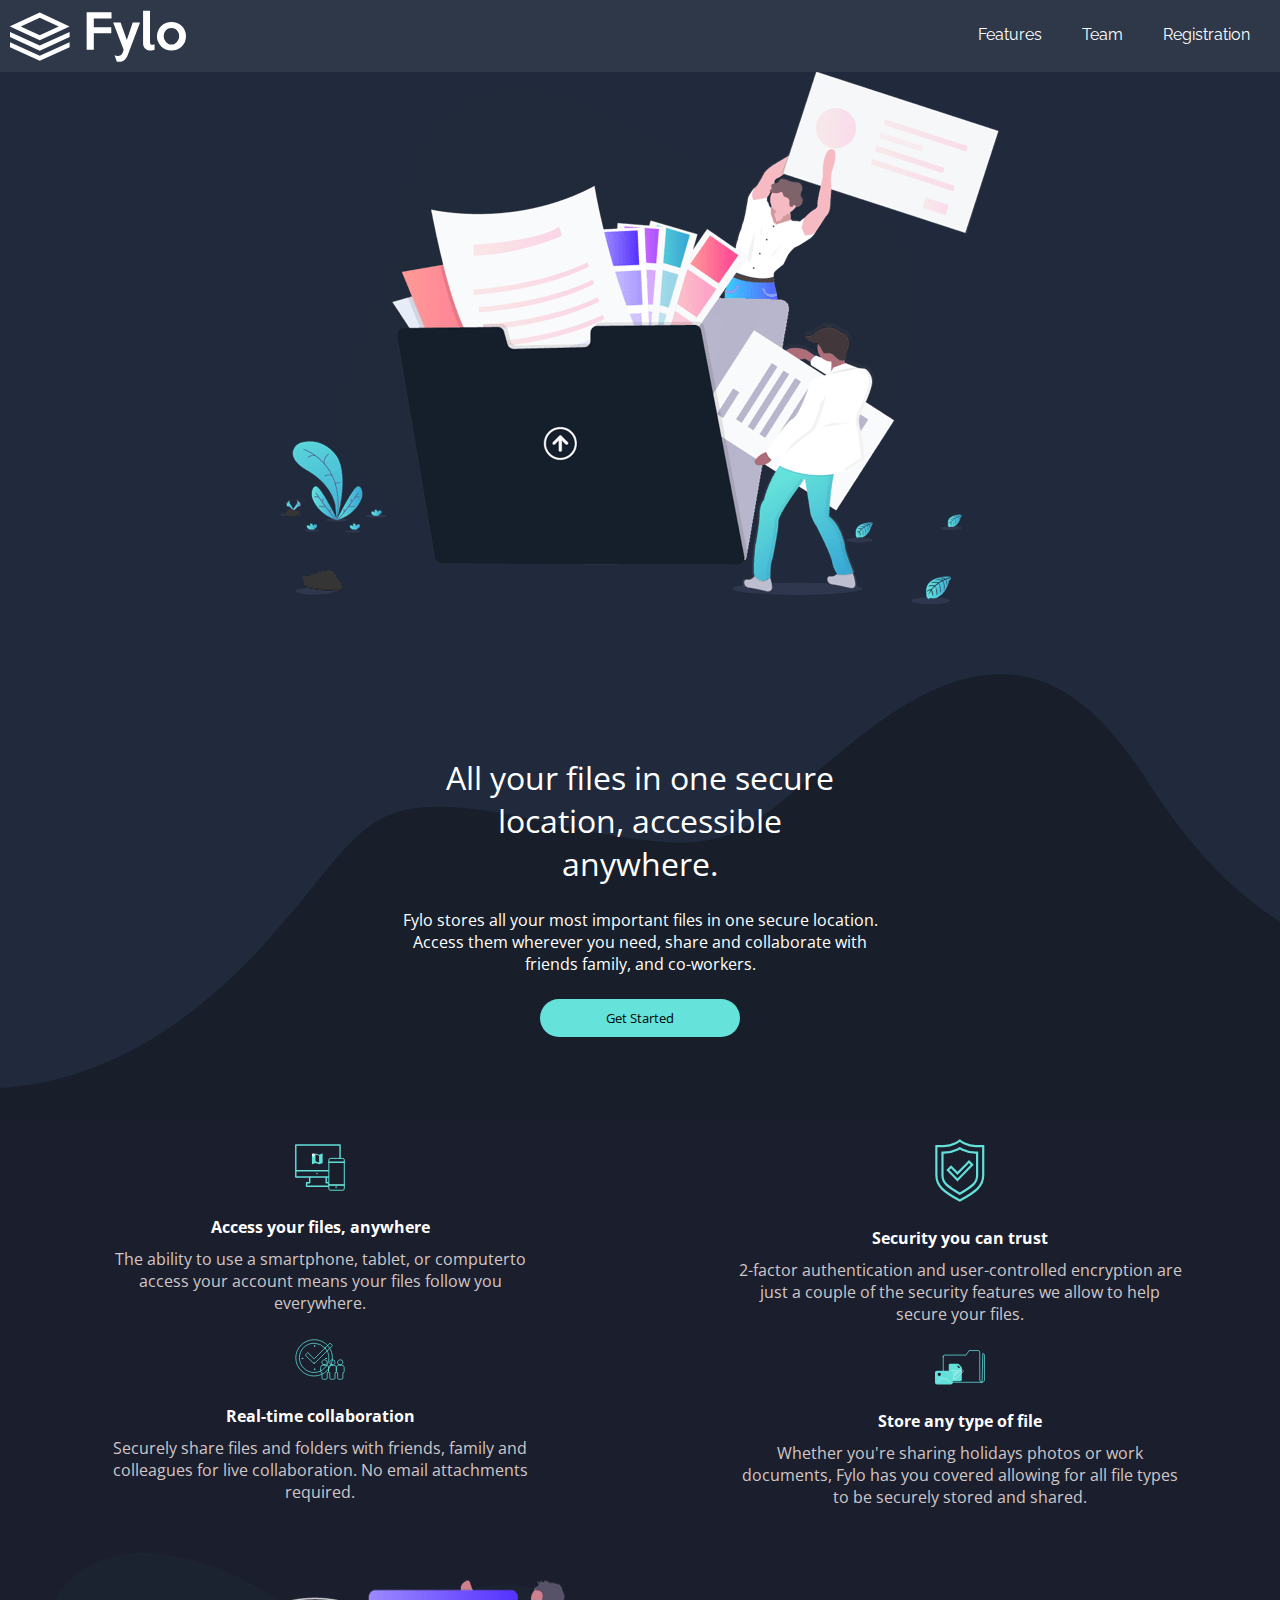
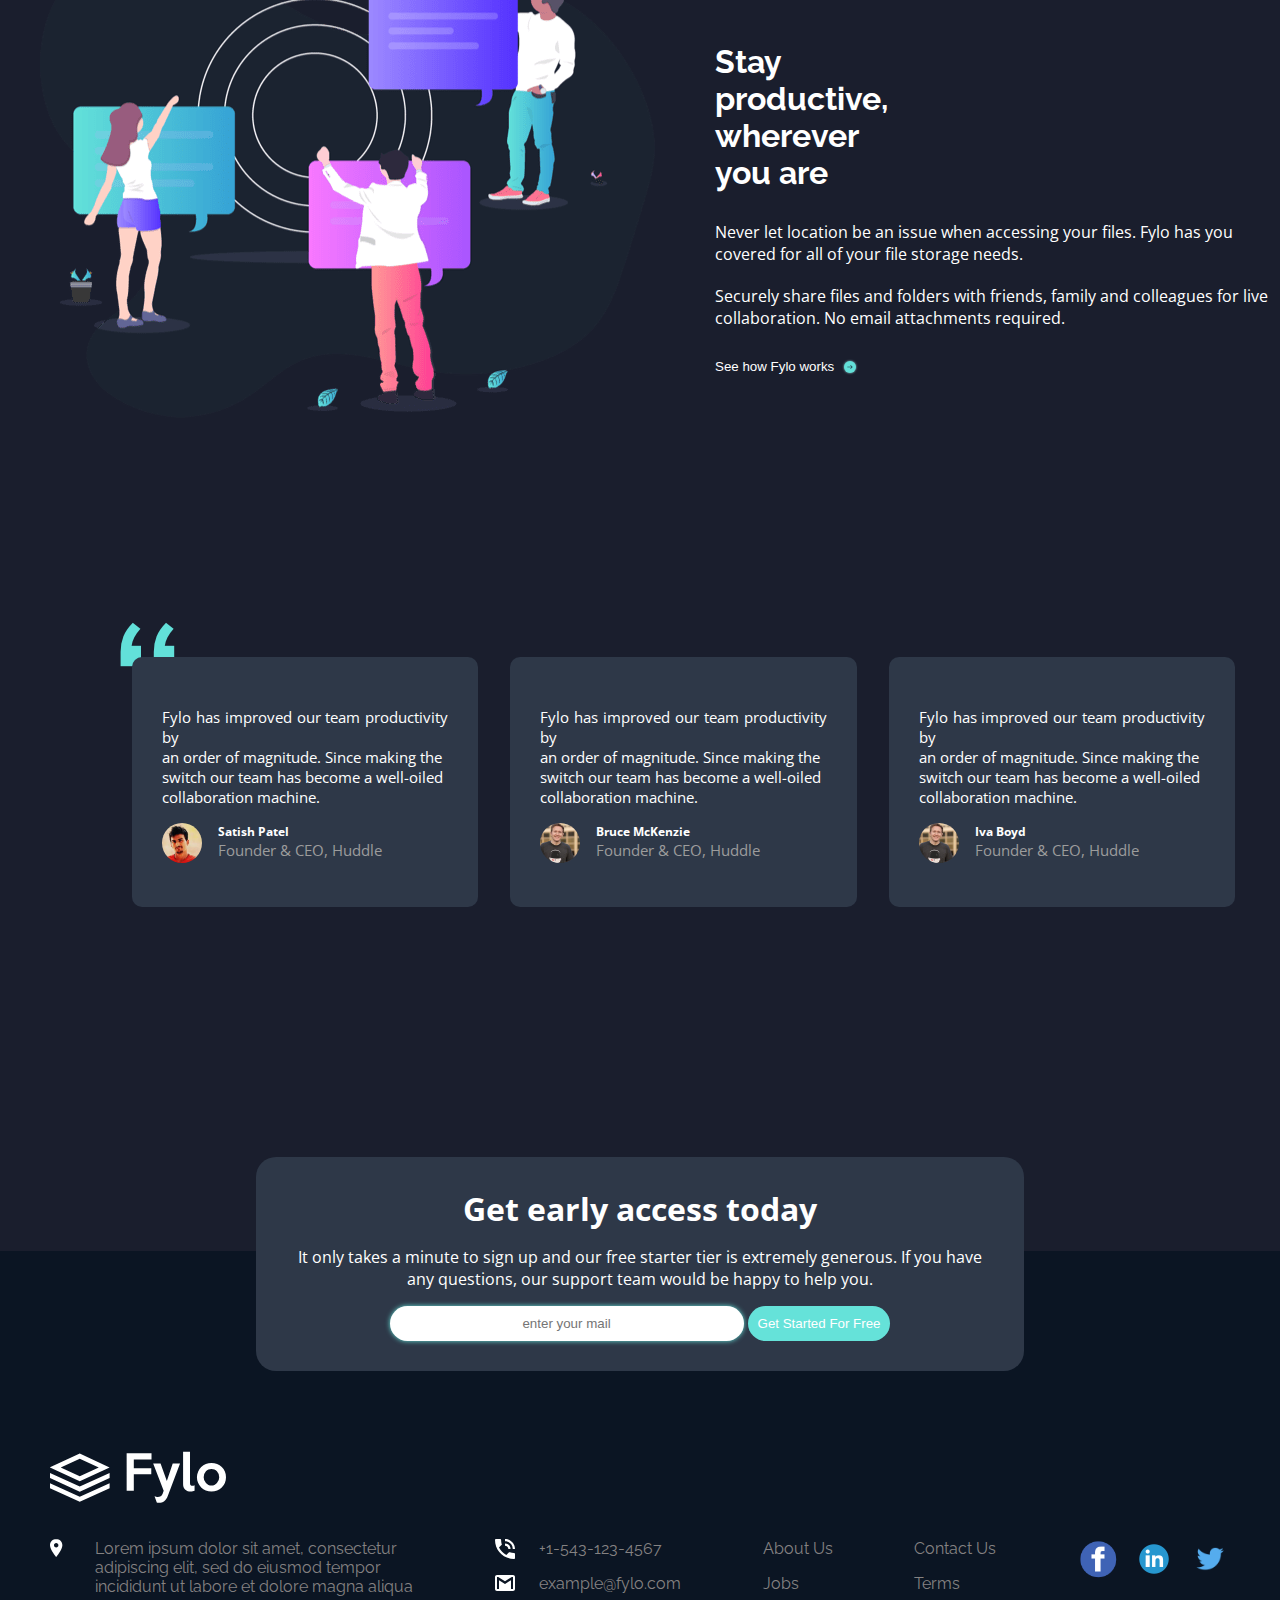
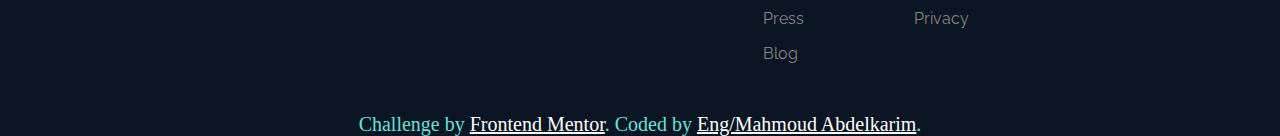
<file: index.html>
<!DOCTYPE html>
<html lang="en">
<head>
  <meta charset="UTF-8">
  <meta name="viewport" content="width=device-width, initial-scale=1.0"> <!-- displays site properly based on user's device -->

  <link rel="icon" type="image/png" sizes="32x32" href="./images/favicon-32x32.png">
  
  <title>Frontend Mentor | Fylo landing page with dark theme and features grid</title>
  <!-- google fonts -->
  <link rel="preconnect" href="https://fonts.googleapis.com">
  <link rel="preconnect" href="https://fonts.gstatic.com" crossorigin>
  <link href="https://fonts.googleapis.com/css2?family=Raleway:wght@400;700&display=swap" rel="stylesheet">
  <!-- google fonts -->
  <link rel="preconnect" href="https://fonts.googleapis.com">
  <link rel="preconnect" href="https://fonts.gstatic.com" crossorigin>
  <link href="https://fonts.googleapis.com/css2?family=Open+Sans:wght@400;700&display=swap" rel="stylesheet">

  <link rel="stylesheet" href="style.css">
  <!-- Feel free to remove these styles or customise in your own stylesheet 👍 -->
  <style>

  </style>
</head>
<body>
  <span id="top"></span>
  <header>
    <img src="./images/logo.svg" alt="logo">
    <ul class="links">
      <li><a id="a" href="#imgs">Features</a> </li>
      <li><a id="a" href="#top">Team</a> </li>
      <li><a id="a" href="singupe.html">Registration</a> </li>
    </ul>
  </header>
  <section id="illustration-intro">
    <img src="./images/illustration-intro.png" alt="illustration-intro">
  </section>
  <section id="text-body">
      <h1>All your files in one secure location, accessible anywhere.</h1> 
      <p>Fylo stores all your most important files in one secure location.  Access them wherever 
      you need, share and collaborate with friends family, and co-workers.
    </p> 
      <button>Get Started</button> 
  </section>
  <section id="imgs">
    <div class="imgs1">
      <div class="item">
        <img src="./images/icon-access-anywhere.svg" alt="">
        <h4> Access your files, anywhere</h4>
        <p>The ability to use a smartphone, tablet, or computerto access your account means your 
          files follow you everywhere.</p>
      </div>
        <div class="item"> 
          <img src="./images/icon-collaboration.svg" alt="">
          <h4> Real-time collaboration</h4>
          <p>Securely share files and folders with friends, family and colleagues for live collaboration. 
            No email attachments required.
          </p>
      </div>
    </div>
    <div class="imgs2">
      <div class="item">
        <img src="./images/icon-security.svg" alt="">
        <h4>  Security you can trust</h4>
        <p>2-factor authentication and user-controlled encryption are just a couple of the security 
          features we allow to help secure your files.</p>
      </div>
        <div class="item"> 
          <img src="./images/icon-any-file.svg" alt="">
          <h4>Store any type of file</h4>
          <p> Whether you're sharing holidays photos or work documents, Fylo has you covered allowing for all 
            file types to be securely stored and shared.</p>
      </div>
    </div>
  </section>
<section id="productive">
  <div class="illustration-stay-productive">
    <img src="./images/illustration-stay-productive.png" alt="productive">
  </div>
  <div class="text-part-two">
    <h1>Stay productive, wherever you are</h1> 
    <p>Never let location be an issue when accessing your files. Fylo has you covered for all of your file 
    storage needs.</p> 
    <p>Securely share files and folders with friends, family and colleagues for live  collaboration. No email 
    attachments required.</p>
    <button type="submit">See how Fylo works <img src="./images/icon-arrow.svg" alt=""></button>
  </div>
</section>
<section id="profiles">
  <div class="container-profile">
    <div class="quotes">
      <img src="./images/bg-quotes.png" alt="quotes">
    </div>
    <div class="profile-text">
      <p>Fylo has improved our team productivity by <br> an order of magnitude. Since making the<br> switch our team has 
        become a well-oiled<br> collaboration machine.
      </p> 
      <div class="profile-items ">
        <img src="./images/profile-1.jpg" alt="profile">
        <div class="profile-names">
          <h5>
            Satish Patel
          </h5>
          <p>
            Founder & CEO, Huddle
          </p>
        </div>
      </div>
    </div>
    <div class="profile-text">
      <p>Fylo has improved our team productivity by <br> an order of magnitude. Since making the<br> switch our team has 
        become a well-oiled<br> collaboration machine.
      </p> 
      <div  class="profile-items">
        <img src="./images/profile-2.jpg" alt="profile">
        <div class="profile-names">
          <h5>
            Bruce McKenzie
          </h5>
          <p>
            Founder & CEO, Huddle
          </p>
        </div>
      </div>
    </div>
    <div class="profile-text">
      <p>Fylo has improved our team productivity by <br> an order of magnitude. Since making the<br> switch our team has 
        become a well-oiled<br> collaboration machine.
      </p> 
      <div class="profile-items">
        <img src="./images/profile-2.jpg" alt="profile">
        <div class="profile-names">
          <h5>
            Iva Boyd
          </h5>
          <p>
            Founder & CEO, Huddle
          </p>
        </div>
      </div>
    </div>
  </div>
</section>
<section id="email">
  <div class="content">
    <h1>
      Get early access today
    </h1> 
    <p>
      It only takes a minute to sign up and our free starter tier is extremely generous. If you have any
      questions, our support team would be happy to help you.
    </p>
    <div class="form">
      <input type="email" placeholder="enter your mail" required>
      <button type="submit">Get Started For Free</button>
    </div>
  </div>
</section>
<footer id="footer">
  <div class="footer-contianer">
    <div class="footer-logo">
      <img src="./images/logo.svg" alt="">
    </div>
    <div class="footer-items">
      <div class="footer-text">
        <div>
          <img src="./images/icon-location.svg" alt="">
        </div>
        <div>
          <p>
            Lorem ipsum dolor sit amet, consectetur <br> adipiscing elit, sed do eiusmod tempor <br> incididunt ut labore et 
            dolore magna aliqua
          </p>
        </div>
      </div>
      <div class="conection">
        <div class="conection-img">
          <img src="./images/icon-phone.svg" alt="icon-phone">
          <img src="./images/icon-email.svg" alt="icon-email">
        </div>
        <div class="conection-text">
          <p> +1-543-123-4567</p>
          <p>example@fylo.com</p>
        </div>
      </div>
      <div class="info-item">
        <ul>
          <li><a href="#"> About Us</a></li>
          <li><a href="#"> Jobs</a></li>
          <li><a href="#"> Press</a></li>
          <li><a href="#"> Blog</a></li>
        </ul>
      </div>
      <div class="info-item">
        <ul>
          <li><a href="#"> Contact Us</a></li>
          <li><a href="#"> Terms</a></li>
          <li><a href="#"> Privacy</a></li>
        </ul>
      </div>
      <div class="social-icon">
        <ul>
          <li> <a href="https://www.facebook.com/profile.php?id=100010632494500"><img src="./images/pngegg.png" alt="" width="40px"></a></li>
          <li> <a href="https://www.linkedin.com/in/mahmoud-abdelkarim-487452229"><img src="./images/pngegg (2).png" alt="" width="40px"></a></li>
          <li> <a href="#"><img src="./images/pngegg (3).png" alt="" width="40px"></a></li>
        </ul>
      </div>
    </div>
  </div>
  <p class="attribution">
    Challenge by <a href="https://www.frontendmentor.io?ref=challenge" target="_blank">Frontend Mentor</a>. 
    Coded by <a href="https://www.linkedin.com/in/mahmoud-abdelkarim-487452229">Eng/Mahmoud Abdelkarim</a>.
</p>
</footer>
</body>
</html>
</file>
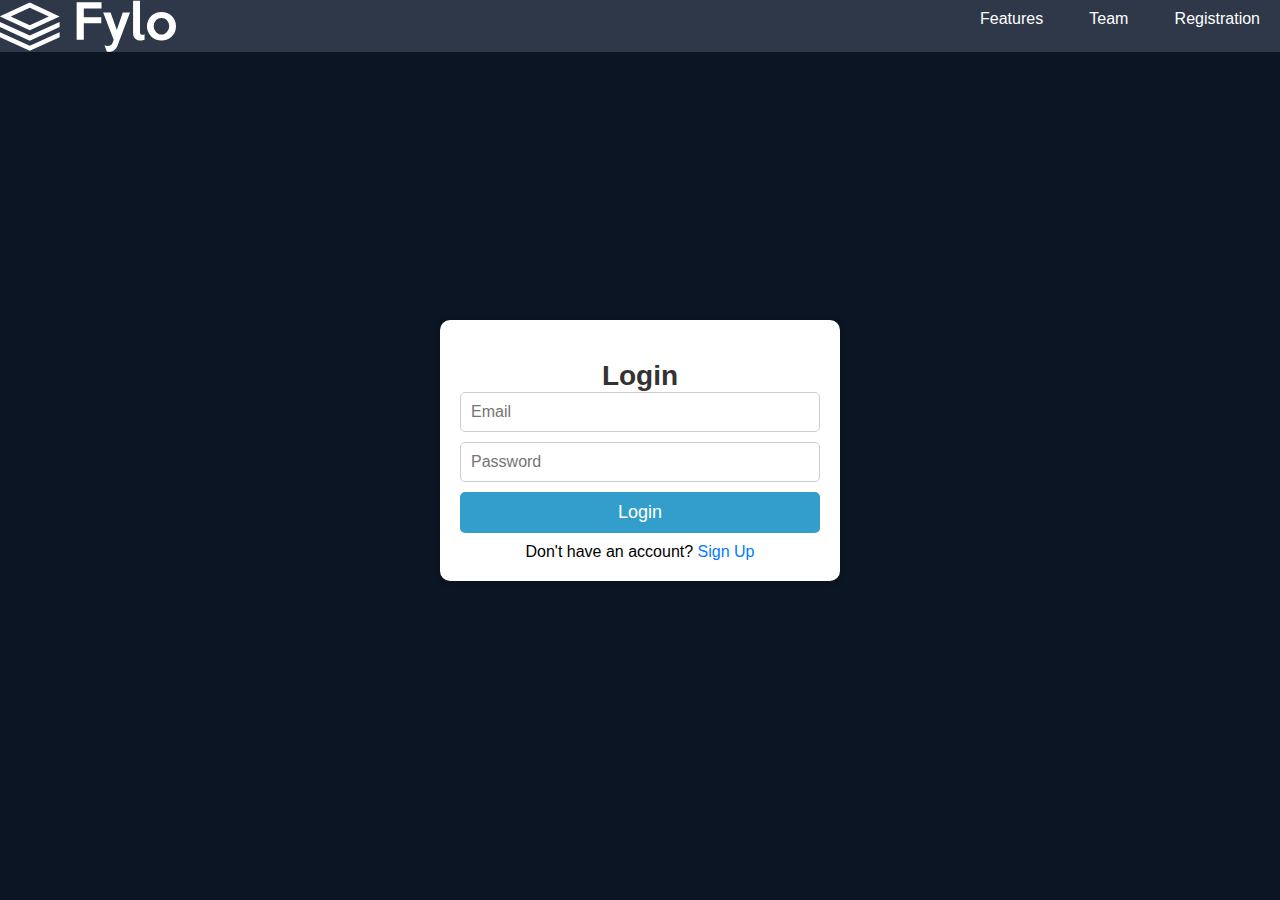
<file: login.html>
<!DOCTYPE html>
<html lang="en">
<head>
    <meta charset="UTF-8">
    <meta name="viewport" content="width=device-width, initial-scale=1.0">
    <link rel="stylesheet" href="login.css">
    <title>Login</title>
</head>
<body>

    <header>
        <img src="./images/logo.svg" alt="logo" >
            <ul class="links">
                <li><a id="a" href="index.html">Features</a> </li>
                <li><a id="a" href="index.html">Team</a> </li>
                <li><a id="a" href="./singupe.html">Registration</a> </li>
            </ul>
    </header>

    
    <div class="container">
        <div class="login-form">
            <h1>Login</h1>
            <form>
                <input type="email" placeholder="Email" required>
                <input type="password" placeholder="Password" required>
                <button type="submit">Login</button>
            </form>
            <p>Don't have an account? <a href="singupe.html">Sign Up</a></p>
        </div>
    </div>
</body>
</html>
</file>
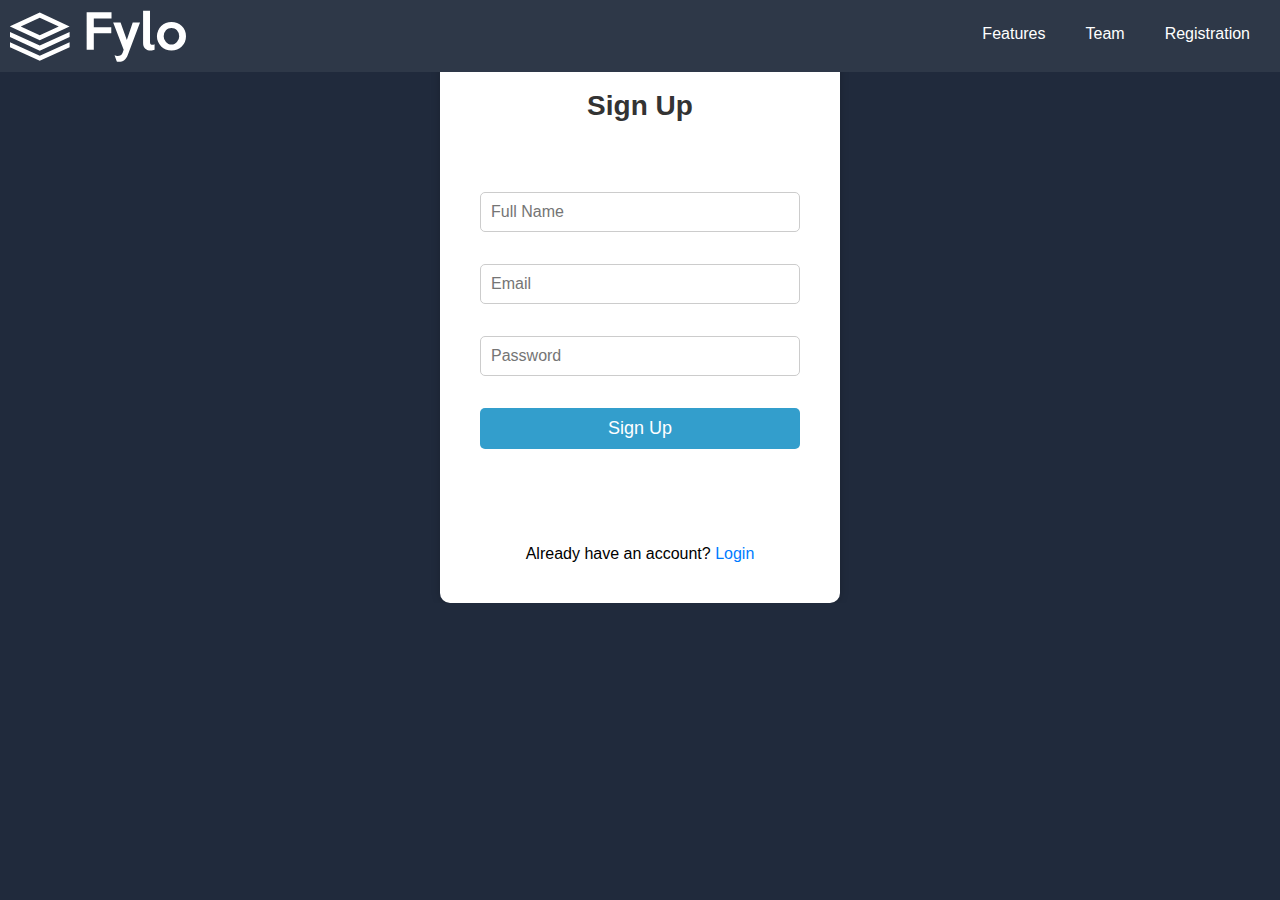
<file: singupe.html>
<!DOCTYPE html>
<html lang="en">
<head>
    <meta charset="UTF-8">
    <meta name="viewport" content="width=device-width, initial-scale=1.0">
    <link rel="stylesheet" href="singup.css">
    <link rel="stylesheet" href="style.css">
    <title>Signup</title>
</head>
<body>

    <header>
        <img src="./images/logo.svg" alt="logo" >
            <ul class="links">
                <li><a id="a" href="index.html">Features</a> </li>
                <li><a id="a" href="index.html">Team</a> </li>
                <li><a id="a" href="./singupe.html">Registration</a> </li>
            </ul>
    </header>

    <div class="container">
        <div class="signup-form">
            <h1>Sign Up</h1>
            <form>
                <input type="text" placeholder="Full Name" required>
                <input type="email" placeholder="Email" required>
                <input type="password" placeholder="Password" required>
                <button type="submit">Sign Up</button>
            </form>
            <p>Already have an account? <a href="login.html">Login</a></p>
        </div>
    </div>
</body>
</html>
</file>
<file: style.css>
*,*::after,*::before{
    margin: 0;
    padding: 0;
    box-sizing: border-box;
}
:root{
    --Dark-Blue : hsl(217, 28%, 15%);   /* (intro and email sign up background) */
    --Dark-Blue-1 : hsl(216, 22%, 23%);   /* (intro and email sign up background) */
    --Dark-Blue : hsl(218, 28%, 13%); /* (main background) */
    --Dark-Blue-2 : hsl(218, 28%, 13%); /* (main background) */
    --Dark-Blue : hsl(216, 53%, 9%); /* (footer background) */
    --Dark-Blue-3 : hsl(216, 53%, 9%); /* (footer background) */
    --Dark-Blue : hsl(219, 30%, 18%); /* (testimonials background) */
    --Dark-Blue-4 : hsl(228, 26%, 14%); /* (testimonials background) */
    /* ### Accent */
    
    --Cyan : hsl(176, 68%, 64%); /* (inside call-to-action gradient) */
    --Blue : hsl(198, 60%, 50%); /*  (inside call-to-action gradient)*/
    --Light-Red : hsl(0, 100%, 63%); /* (error) */
    
    /* ### Neutral */
    
    --White: hsl(0, 0%, 100%);
    --ff-Header-Navigation: 'Raleway', sans-serif;
    --ff-Body: 'Open Sans', sans-serif;

    --fw-regular: 400;
    --fw-bold: 700;
}
html{
    overflow-x: hidden;
    width: 100%;
}
body{
    background-color: var(--Dark-Blue);
    display: flex;
    flex-direction: column;
    justify-content: space-around;
    overflow-x: hidden;
    width: 100%;
}
header{
    display:flex ;
    justify-content: space-between;
    position:fixed;
    top: 0;
    left: 0;
    width: 100%;
    z-index: 2;
    padding: 10px;
    background-color: var(--Dark-Blue-1);
}
header .links{
    display: flex ;
    list-style-type: none;
}
header ul li a{
    display: block;
    padding: 15px 20px;
}

#a{
    text-decoration: none;
    color: var(--White);
    font-family: var(--ff-Header-Navigation);
    font-weight: var(--fw-regular);
}
#a:hover{
    color: var(--White);
    text-decoration:underline;
    font-weight: var(--fw-bold);
}
body #illustration-intro{
display: flex;
justify-content: space-around;
margin: 70px;
}

body #illustration-intro img{
    animation: moveUpDown 2s ease-in-out infinite alternate;
}
@keyframes moveUpDown {
    0% {
        transform: translateX(5%);
    }
    100% {
        transform: translateX(-5%); 
    }
}

body #text-body{
    display: flex;
    flex-direction: column;
    justify-content: center;
    align-items: center;
    gap: 1.5rem;
    text-align: center;
    background-image: url(./images/bg-curvy-desktop.svg);
    height: 445px;
}
body #text-body h1{
    font-family: var(--ff-Body);
    font-weight: var(--fw-regular);
    color: var(--White);
    width: 400px;
}
body #text-body p{
    font-family: var(--ff-Body);
    font-weight: var(--fw-regular);
    color: var(--White);
    width: 480px;
}
body #text-body p:hover{
    color: var(--Cyan);
}

body #text-body button{
    width: 200px;
    padding: 10px;
    border-radius: 20px;
    align-self: center;
    background-color: var(--Cyan);
    font-family: var(--ff-Body);
    font-weight: var(--fw-regular);
    color: black;
    cursor: pointer;
    border: none;
}
body #text-body button:hover{
    font-weight: var(--fw-bold);
}
/* SECTION FETURE */
body #imgs{
    display: flex;
    justify-content: space-around;
    align-items: center;
    justify-items: center;
    background-color :hsl(228, 26%, 14%) ;
}
body #imgs h4{
    color: var(--White);
    margin: 5px;
    font-family: var(--ff-Body);
    font-weight: var(--fw-bold);
}
body #imgs p{
    color: hsl(0, 10%, 80%);;
    margin: 5px;
    font-family: var(--ff-Body);
    font-weight: var(--fw-regular);
    width: 450px;
}
body #imgs p:hover{
    color: var(--Cyan);
}
body #imgs img{
    width: 50px;
    margin: 20px;
    
}

body #imgs .imgs1 .item{
    display: flex;
    flex-direction: column;
    align-items: center;
    text-align: center; 
}
body #imgs .imgs2 .item{
    display: flex;
    flex-direction: column;
    align-items: center; 
    text-align: center; 
}

/* SECTION productive */
body #productive{
    display: flex;
    justify-content: center;
    color: var(--White);
    background-color:hsl(228, 26%, 14%) ;
    padding: 0 0 150px 0;
}
body #productive .illustration-stay-productive{
    margin: 40px;
}
body #productive .illustration-stay-productive img{
    animation: moveUpDown 2s ease-in-out infinite alternate;
}
@keyframes moveUpDown {
    0% {
        transform: translateX(10%);
    }
    100% {
        transform: translateX(-5%); 
    }
}

body #productive .text-part-two{
    padding: 130px 0px 0px 20px;
}
body #productive .text-part-two p{
    font-family: var(--ff-Body);
    margin: 20px 0px 20px 0px;

}
body #productive .text-part-two p:hover{
    color: var(--Cyan);
}
body #productive .text-part-two h1{
    font-family: var(--ff-Header-Navigation);
    margin-bottom: 30px;
    width: 200px;
}
body #productive .text-part-two button{
    display: flex;
    gap: .5rem;
    cursor: pointer;
    margin-top: 30px;
    background-color:var(--Dark-Blue-4) ;
    border: none;
    color: var(--White);
}
body #productive .text-part-two button:hover{
text-decoration: underline;
}
/* SECTION PROFILE */
body #profiles{
    display: flex;
    justify-content: space-around;
    padding: 45px;
    background-color: var(--Dark-Blue-4) ;
    padding-bottom: 250px;
}
body #profiles .quotes{
    position: relative;
    left: 75px;
    top: -35px;
    z-index: 1;
}
body #profiles .container-profile {
    display: flex;
    justify-content: center;
    gap: 2rem;
    width: 100%;
}
body #profiles .container-profile .profile-text {
    display: flex;
    flex-direction: column;
    gap: 1rem;
    color: var(--White);
    padding: 50px 30px 30px 30px;
    text-align:justify;
    border-radius: 10px;
    background-color:var(--Dark-Blue-1) ;
    width: 390px;
    height: 250px;
    z-index: 1;
    font-size: 15px;
    font-family: var(--ff-Body);
}
body #profiles .container-profile .profile-text:hover {
    box-shadow: 0 0 10px var(--Cyan);
    color: var(--Cyan);
    transition-delay: 0.2s;
    transition-duration: 0.5s;
    transform: scale(1.05);
    outline:3px solid var(--Cyan);
}
body #profiles .container-profile .profile-text .profile-items {
display: flex;
gap: 1rem;
}
body #profiles .container-profile .profile-text .profile-items img {
    width: 40px;
    border-radius: 20px;
}
body #profiles .container-profile .profile-text .profile-items p {
    color: rgb(156, 156, 156);
}
/* SECTION EMAIL */
body #email {
    background-color: var(--Dark-Blue-4);
}
body #email .content{
    display: flex;
    flex-direction: column;
    gap: 1rem;
    position: relative;
    left: 20%;
    margin-bottom: -120px;
    background-color: var(--Dark-Blue-1);
    width: 60%;
    text-align: center;
    padding: 30px;
    color: var(--White);
    border-radius: 20px;
    font-family: var(--ff-Body);
}
body #email .content p:hover{
    color: var(--Cyan)
}
body #email .content .form input{
    padding: 10px;
    border-radius: 20px;
    width: 50%;
    text-align: center;
    cursor: pointer;
    border: none;
    box-shadow: 0 0 5px var(--Cyan) ;
}
body #email .content .form button{
    padding: 10px;
    border-radius: 20px;
    text-align: center;
    cursor: pointer;
    border: none;
    color: var(--White);
    background-color: var(--Cyan);
}
body #email .content .form button:hover{
    padding: 10px;
    border-radius: 20px;
    text-align: center;
    cursor: pointer;
    color: black;
    background-color: var(--Cyan);
    box-shadow: 0 0 5px var(--Cyan) ;
    font-weight: var(--fw-bold);
}
/* section footer */
body #footer .footer-contianer{
    display: flex;
    flex-direction: column;
    padding: 200px 50px 50px 50px;
    gap: 2rem;
    color: rgb(133, 130, 130);
    font-family: var(--ff-Header-Navigation);
    font-weight: var(--fw-regular);
}
body #footer .footer-contianer p:hover{
    color: var(--Cyan);
}
body #footer .footer-contianer .footer-items{
    display: flex;
    justify-content: space-between;
}
body #footer .footer-contianer .footer-items .footer-text{
    display: flex;
    gap: 2rem;
}

body #footer .footer-contianer .footer-items .conection{
    display: flex;
    gap: 1.5rem;
}
body #footer .footer-contianer .footer-items .conection .conection-img{
    display: flex;
    flex-direction: column;
    gap: 1rem;
}
body #footer .footer-contianer .footer-items .conection .conection-text{
    display: flex;
    flex-direction: column;
    gap: 1rem;
}
body #footer .footer-contianer .footer-items .info-item ul{
    display: flex;
    flex-direction: column;
    gap: 1rem;
    list-style-type: none;
}
body #footer .footer-contianer .footer-items .info-item ul li a{
    text-decoration: none;
    color: rgb(133, 130, 130);
}
body #footer .footer-contianer .footer-items .info-item ul li a:hover{
    color:var(--White);
    font-weight: var(--fw-bold);
}
body #footer .footer-contianer .footer-items .social-icon ul{
    display: flex;
    gap: 1rem;
    list-style-type: none;
}
body #footer .footer-contianer .footer-items .social-icon ul li a img:hover{
    width: 43px;
    box-shadow: 0 0 5px var(--Cyan) inset;
    border-radius: 20px;


}

footer{
    background-color: var(--Dark-Blue-3)
}
.attribution { font-size: 20px; text-align: center;  color: var(--Cyan); }
.attribution a {  color: var(--White); }
/* start media for modile */
@media (max-width:1024px) {
    body{
        background-color: var(--Dark-Blue);
        display: flex;
        flex-direction: column;
        justify-content: space-around;
        overflow-x: hidden;
    }
    header{
        width: 100%;
        padding: 10px;
    }
    header .links{
        display: flex ;
        justify-content: space-around;
        width: 70%;
    }
    header ul li a{
        display: block;
        padding: 1px 1px;
    }
    
    header img{
        width: 80px;
    }
    body #illustration-intro img{
        width: 100%;
    }

    body #text-body h1{
        padding: 0 40px 0 40px;
        text-align:center;
    }
    body #text-body p{
        font-family: var(--ff-Body);
        font-weight: var(--fw-regular);
        color: var(--White);
        width: 340px;
        padding-left: 5px;
        padding-right: 5px;
    }
    
    body #imgs{
        display: flex;
        flex-direction: column;
        justify-content: center;
        justify-items: center;
    }
    body #imgs p{
        width: 320px;
    }
    
    
    body #productive{
        display: flex;
        flex-direction: column;
        justify-content: center;
    }
    body #productive .illustration-stay-productive img{
        width: 100%;
    }
    body #productive .text-part-two h1{
        width: 350px;
        font-size: 20px;
    }
    body #profiles .container-profile{
        display: flex;
        flex-direction: column;
        justify-content: space-around;
    }
    body #profiles .container-profile .profile-text{
        display: flex;
        flex-direction: column;
        justify-content: space-around;
        width: 100%;
    }
    body #profiles .quotes{
        position: relative;
        left: -10px;
        top: 50px;
        z-index: 1;
    }
    body #email{
        width: 100%;
    }  
    body #email .content{
        display: flex;
        flex-direction: column;
        gap: 1rem;
        position: relative;
        left: 5%;
        width: 88%;
        text-align: center;
    }
    body #email .content .form{
        display: flex;
        flex-direction: column;
         gap: 1rem;
    }
    body #email .content .form input{
        width:100% ;
    }
    body #footer .footer-contianer{
        display: flex;
        flex-direction: column;
    }
    body #footer .footer-contianer .footer-items{
        display: flex;
        flex-direction: column;
        gap: 1.5rem;
    }
    body #footer .footer-contianer .footer-items .info-item ul{
        padding-top: 30px;
        padding-bottom: 30px;
    }
    body #footer .footer-contianer .footer-items .social-icon ul{
        display: flex;
        justify-content: center;
    } 
}
/* end media for modile */
</file>
<file: login.css>
/* Reset some default styles */
* {
    margin: 0;
    padding: 0;
    box-sizing: border-box;
}
:root{
    --Dark-Blue : hsl(217, 28%, 15%);   /* (intro and email sign up background) */
    --Dark-Blue-1 : hsl(216, 22%, 23%);   /* (intro and email sign up background) */
    --Dark-Blue : hsl(218, 28%, 13%); /* (main background) */
    --Dark-Blue-2 : hsl(218, 28%, 13%); /* (main background) */
    --Dark-Blue : hsl(216, 53%, 9%); /* (footer background) */
    --Dark-Blue-3 : hsl(216, 53%, 9%); /* (footer background) */
    --Dark-Blue : hsl(219, 30%, 18%); /* (testimonials background) */
    --Dark-Blue-4 : hsl(228, 26%, 14%); /* (testimonials background) */
    /* ### Accent */
    
    --Cyan : hsl(176, 68%, 64%); /* (inside call-to-action gradient) */
    --Blue : hsl(198, 60%, 50%); /*  (inside call-to-action gradient)*/
    --Light-Red : hsl(0, 100%, 63%); /* (error) */
    
    /* ### Neutral */
    
    --White: hsl(0, 0%, 100%);
    --ff-Header-Navigation: 'Raleway', sans-serif;
    --ff-Body: 'Open Sans', sans-serif;

    --fw-regular: 400;
    --fw-bold: 700;
}
/* Basic styling for the page */
body {
    font-family: Arial, sans-serif;
    background-color: hsl(216, 53%, 9%); ;
    display: flex;
    justify-content: center;
    align-items: center;
    min-height: 100vh;
    margin: 0;
}
header{
    display:flex ;
    justify-content: space-between;
    position:fixed;
    top: 0;
    left: 0;
    width: 100%;
    z-index: 2;
    background-color: var(--Dark-Blue-1);
}
header .links{
    display: flex ;
    justify-content: space-between;
    display: flex;
    justify-content: space-between;
    width: calc(100% / 4);
    list-style-type: none;
}
header ul li a{
    display: block;
    padding: 10px 20px;
}

#a{
    text-decoration: none;
    color: var(--White);
    font-family: var(--ff-Header-Navigation);
    font-weight: var(--fw-regular);
}
#a:hover{
    color: var(--White);
    text-decoration:underline;
    font-weight: var(--fw-bold);
}
.container {
    background-color: #fff;
    border-radius: 10px;
    box-shadow: 0px 0px 10px rgba(0, 0, 0, 0.2);
    padding: 20px;
    width: 100%;
    max-width: 400px;
    text-align: center;
}

.login-form {
    margin-top: 20px;
}

h1 {
    font-size: 28px;
    color: #333;
}

form {
    display: flex;
    flex-direction: column;
    gap: 10px;
}

input[type="email"],
input[type="password"] {
    padding: 10px;
    border: 1px solid #ccc;
    border-radius: 5px;
    font-size: 16px;
}

button {
    padding: 10px;
    background-color: hsl(198, 60%, 50%);;
    color: white;
    border: none;
    border-radius: 5px;
    font-size: 18px;
    cursor: pointer;
}

button:hover {
    background-color: hsl(176, 68%, 64%);;
}

p {
    margin-top: 10px;
}

a {
    color: #007bff;
    text-decoration: none;
}

a:hover {
    text-decoration: underline;
}
</file>
<file: singup.css>
/* Reset some default styles */
* {
    margin: 0;
    padding: 0;
    box-sizing: border-box;
}

/* Basic styling for the page */
body {
    font-family: Arial, sans-serif;
    background-color: hsl(217, 28%, 15%); ;
    display: flex;
    justify-content: center;
    align-items: center;
    margin: 0;
}
header{
    padding-left: 60px;
    padding-right: 60px;
    display: flex;
    justify-content: space-evenly;
    width: 100%;
}
.container {
    background-color: #fff;
    border-radius: 10px;
    box-shadow: 0px 0px 10px rgba(0, 0, 0, 0.2);
    padding: 20px;
    width: 100%;
    max-width: 400px;
    text-align: center;
}

.signup-form {
    margin-top: 50px;
    padding: 20px;
}

h1 {
    margin-bottom: 70px;
    font-size: 28px;
    color: #333;
}

form {
    display: flex;
    flex-direction: column;
    margin-bottom: 30%;
    gap: 2rem;
}

input[type="text"],
input[type="email"],
input[type="password"] {
    padding: 10px;
    border: 1px solid #ccc;
    border-radius: 5px;
    font-size: 16px;
    
}

button {
    padding: 10px;
    background-color: hsl(198, 60%, 50%); ;
    color: white;
    border: none;
    border-radius: 5px;
    font-size: 18px;
    cursor: pointer;

}

button:hover {
    background-color: hsl(176, 68%, 64%);;
}

p {
    margin-top: 10px;
}

a {
    color: #007bff;
    text-decoration: none;
}

a:hover {
    text-decoration: underline;
}


@media (max-width:767px) {
    header{
        padding-left: 15px;
        padding-right: 15px;
    
    }
}
</file>
